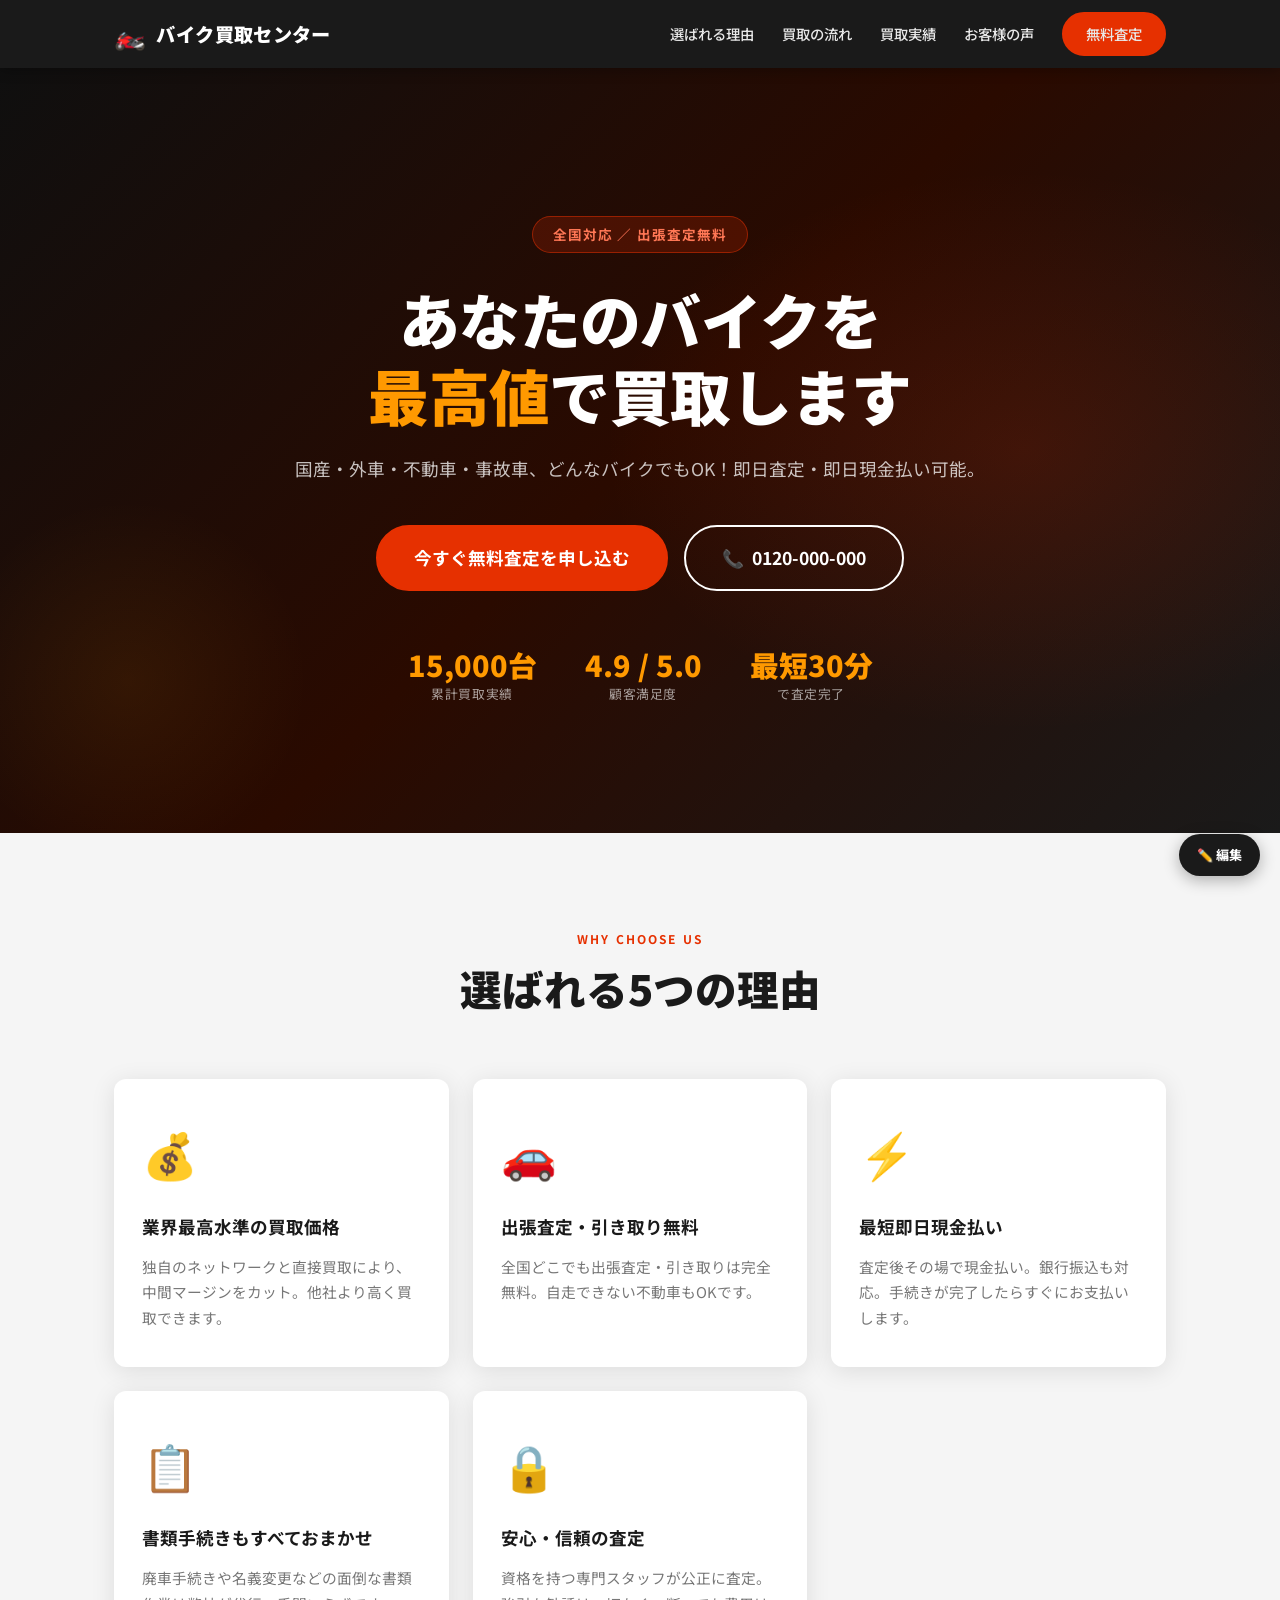
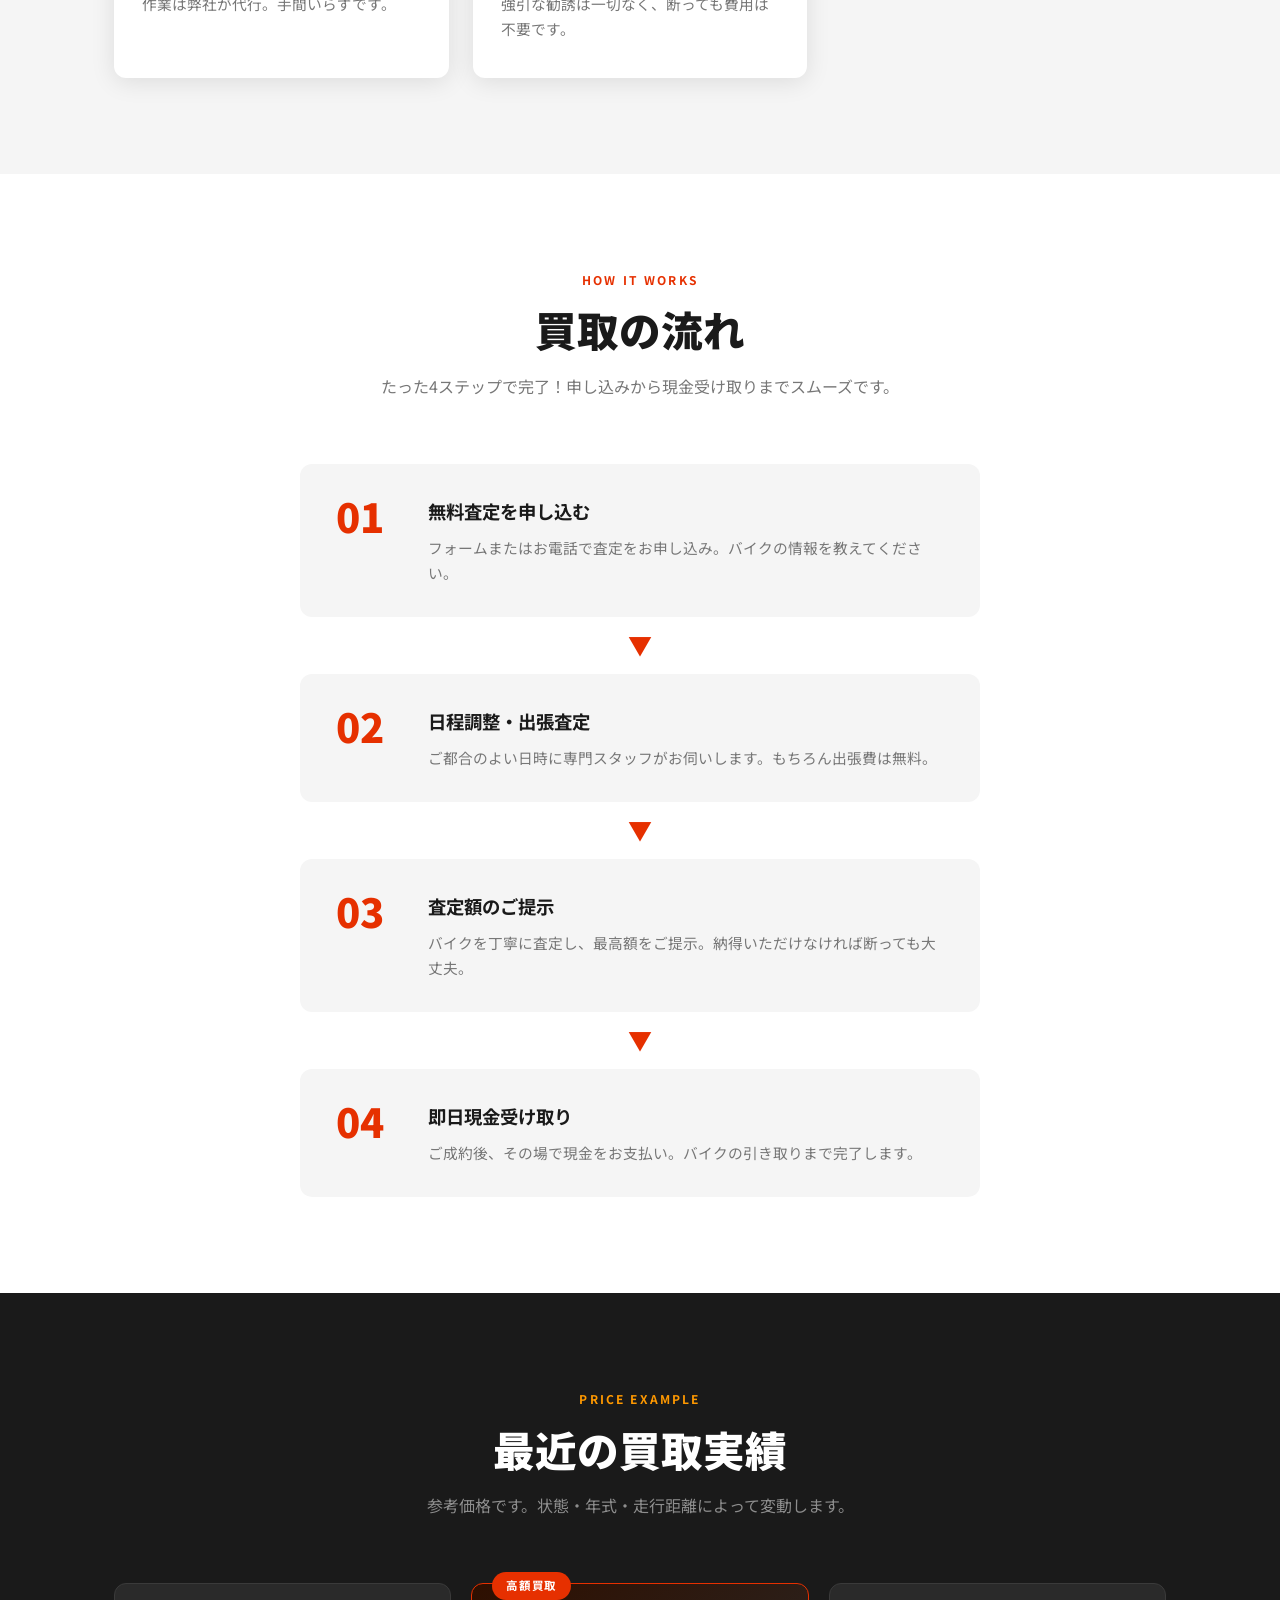
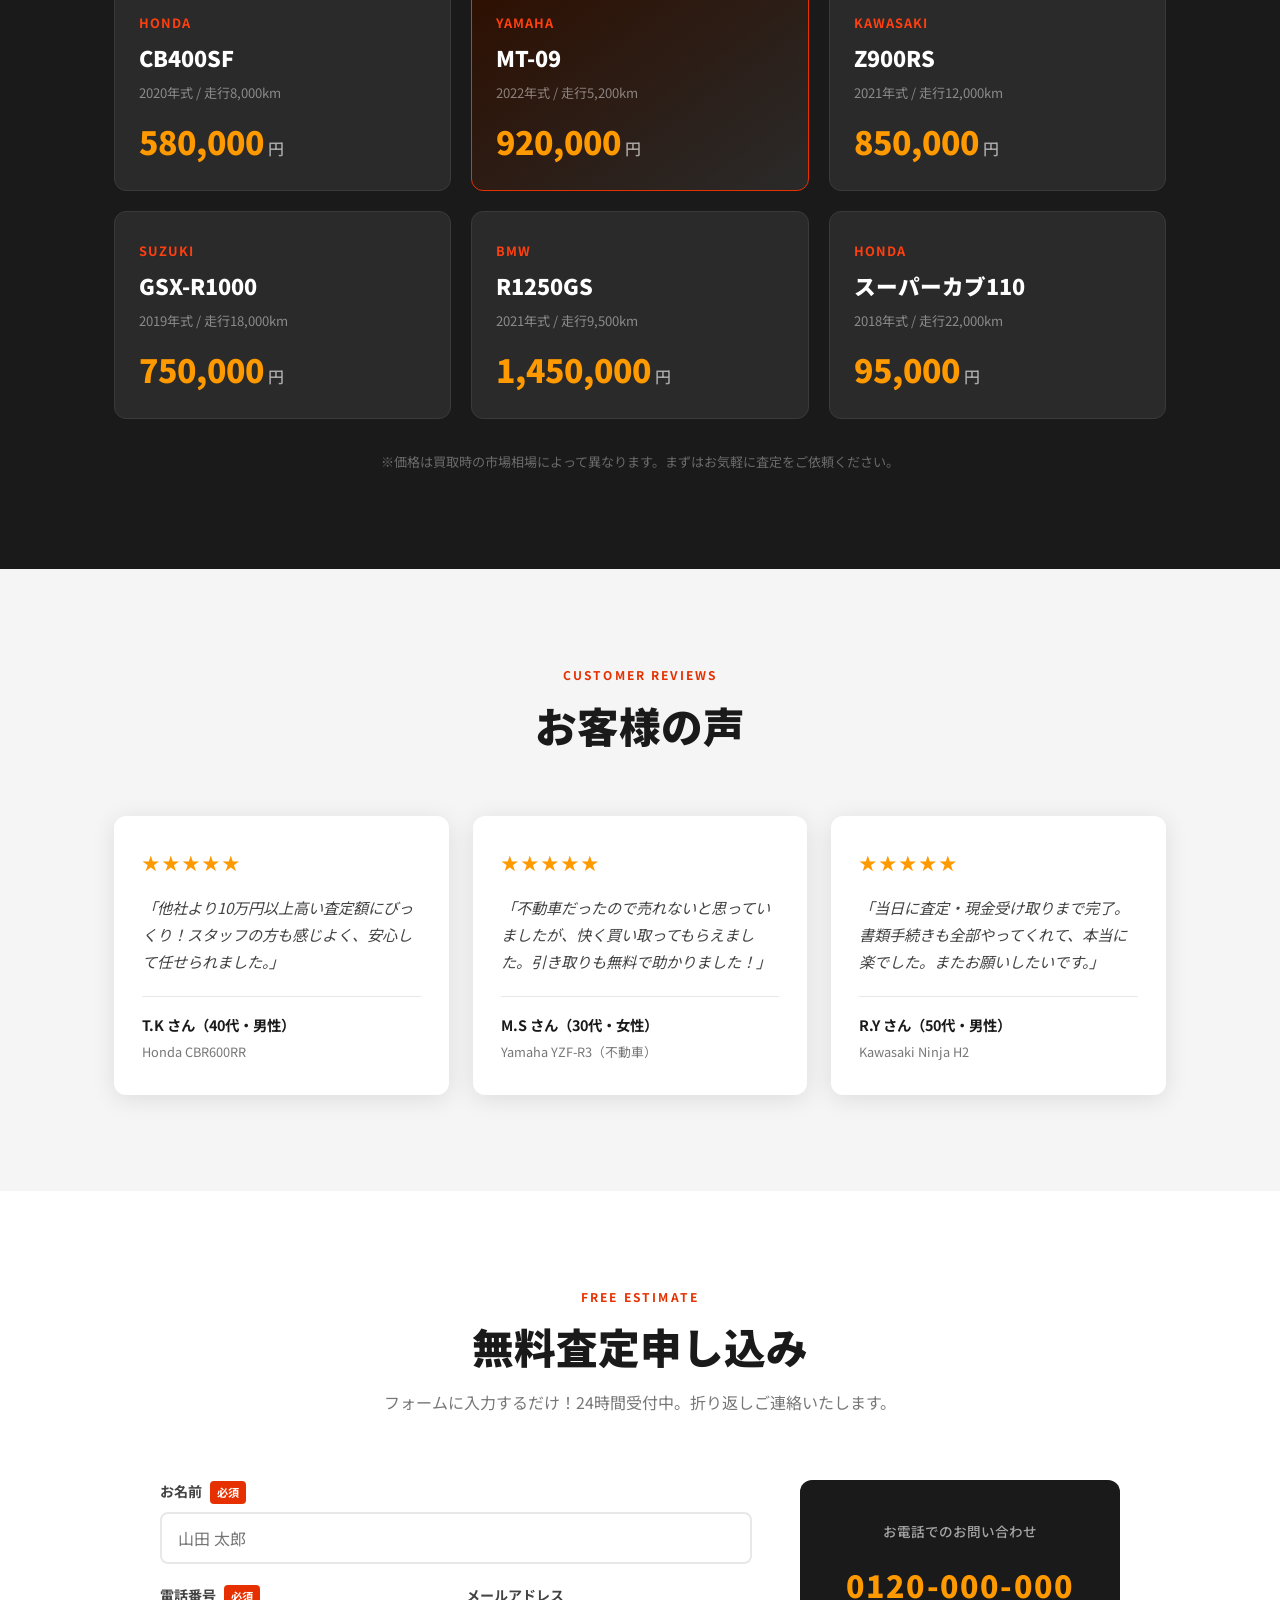
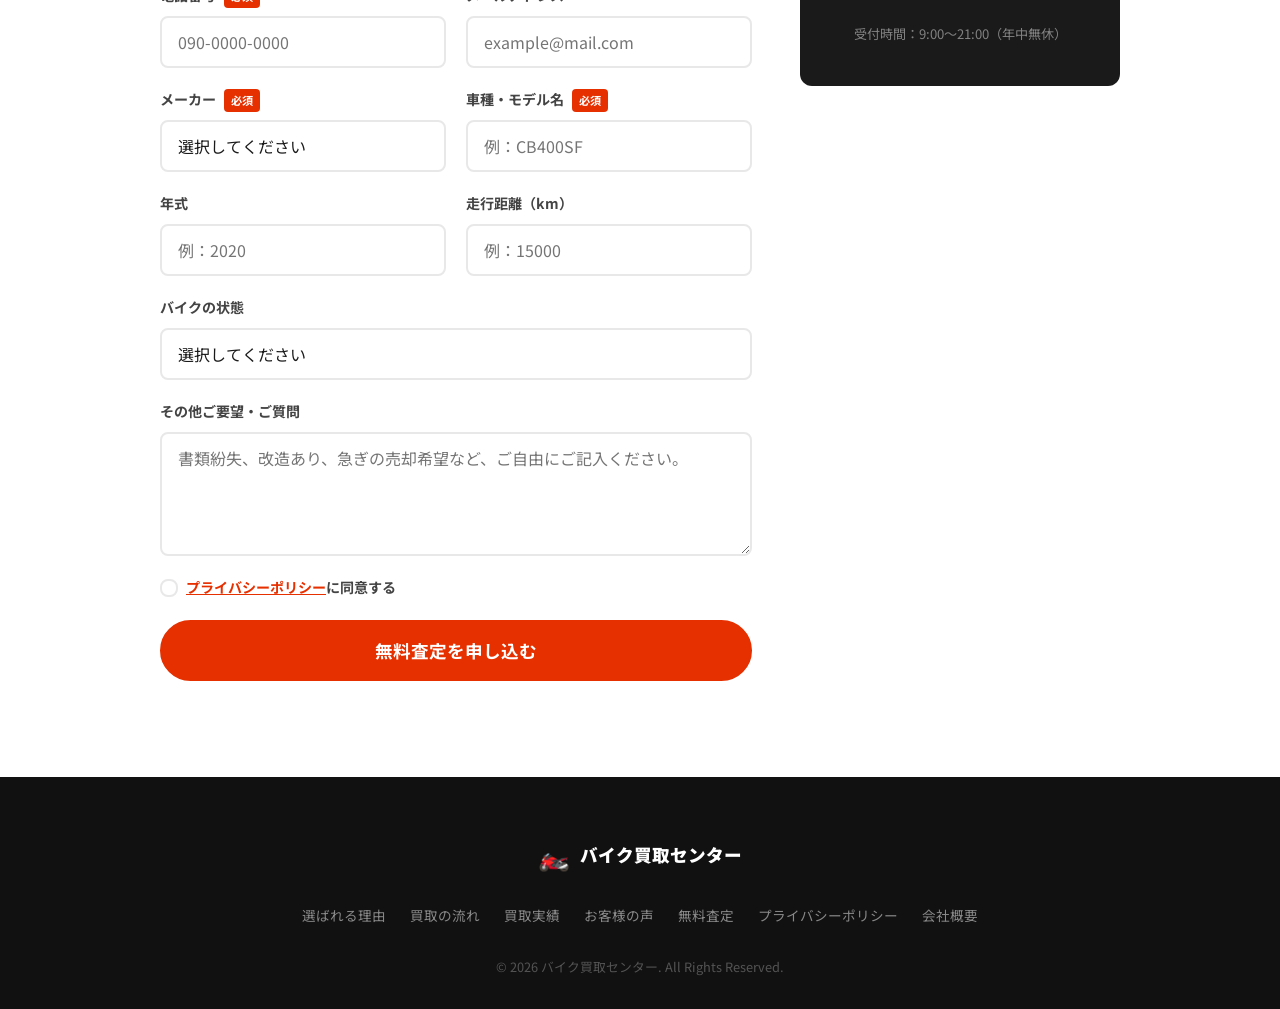
<file: index.html>
<!DOCTYPE html>
<html lang="ja">
<head>
  <meta charset="UTF-8">
  <meta name="viewport" content="width=device-width, initial-scale=1.0">
  <title id="pageTitle">バイク買取センター｜高価買取・無料査定</title>
  <meta name="description" content="バイク買取センターは全国対応・出張査定無料。どんな状態のバイクでも高価買取！即日現金払い可能。今すぐ無料査定をお申し込みください。">
  <link rel="stylesheet" href="style.css">
  <link rel="preconnect" href="https://fonts.googleapis.com">
  <link href="https://fonts.googleapis.com/css2?family=Noto+Sans+JP:wght@400;500;700;900&display=swap" rel="stylesheet">
</head>
<body>

  <!-- ヘッダー -->
  <header class="header">
    <div class="container header__inner">
      <div class="header__logo">
        <span class="logo-icon">🏍️</span>
        <span class="logo-text" data-config="companyName">バイク買取センター</span>
      </div>
      <nav class="header__nav">
        <a href="#features">選ばれる理由</a>
        <a href="#flow">買取の流れ</a>
        <a href="#price">買取実績</a>
        <a href="#voice">お客様の声</a>
        <a href="#contact" class="btn btn--nav">無料査定</a>
      </nav>
      <button class="hamburger" id="hamburger" aria-label="メニュー">
        <span></span><span></span><span></span>
      </button>
    </div>
    <nav class="mobile-nav" id="mobileNav">
      <a href="#features">選ばれる理由</a>
      <a href="#flow">買取の流れ</a>
      <a href="#price">買取実績</a>
      <a href="#voice">お客様の声</a>
      <a href="#contact">無料査定</a>
    </nav>
  </header>

  <!-- ヒーロー -->
  <section class="hero">
    <div class="hero__bg"></div>
    <div class="container hero__content">
      <div class="hero__badge" data-config="heroBadge">全国対応 ／ 出張査定無料</div>
      <h1 class="hero__title">
        <span data-config="heroLine1">あなたのバイクを</span><br>
        <span class="highlight" data-config="heroHighlight">最高値</span><span data-config="heroLine2">で買取します</span>
      </h1>
      <p class="hero__sub" data-config="heroSub">国産・外車・不動車・事故車、どんなバイクでもOK！即日査定・即日現金払い可能。</p>
      <div class="hero__actions">
        <a href="#contact" class="btn btn--primary btn--lg">今すぐ無料査定を申し込む</a>
        <a class="btn btn--outline btn--lg phone-link" data-config-phone>
          <span class="phone-icon">📞</span> <span data-config="phone">0120-000-000</span>
        </a>
      </div>
      <div class="hero__stats">
        <div class="stat">
          <strong data-config="stat1Value">15,000台</strong>
          <span data-config="stat1Label">累計買取実績</span>
        </div>
        <div class="stat">
          <strong data-config="stat2Value">4.9 / 5.0</strong>
          <span data-config="stat2Label">顧客満足度</span>
        </div>
        <div class="stat">
          <strong data-config="stat3Value">最短30分</strong>
          <span data-config="stat3Label">で査定完了</span>
        </div>
      </div>
    </div>
  </section>

  <!-- 選ばれる理由 -->
  <section class="section features" id="features">
    <div class="container">
      <div class="section__header">
        <p class="section__label">WHY CHOOSE US</p>
        <h2 class="section__title">選ばれる5つの理由</h2>
      </div>
      <div class="features__grid">
        <div class="feature-card">
          <div class="feature-card__icon">💰</div>
          <h3>業界最高水準の買取価格</h3>
          <p>独自のネットワークと直接買取により、中間マージンをカット。他社より高く買取できます。</p>
        </div>
        <div class="feature-card">
          <div class="feature-card__icon">🚗</div>
          <h3>出張査定・引き取り無料</h3>
          <p>全国どこでも出張査定・引き取りは完全無料。自走できない不動車もOKです。</p>
        </div>
        <div class="feature-card">
          <div class="feature-card__icon">⚡</div>
          <h3>最短即日現金払い</h3>
          <p>査定後その場で現金払い。銀行振込も対応。手続きが完了したらすぐにお支払いします。</p>
        </div>
        <div class="feature-card">
          <div class="feature-card__icon">📋</div>
          <h3>書類手続きもすべておまかせ</h3>
          <p>廃車手続きや名義変更などの面倒な書類作業は弊社が代行。手間いらずです。</p>
        </div>
        <div class="feature-card">
          <div class="feature-card__icon">🔒</div>
          <h3>安心・信頼の査定</h3>
          <p>資格を持つ専門スタッフが公正に査定。強引な勧誘は一切なく、断っても費用は不要です。</p>
        </div>
      </div>
    </div>
  </section>

  <!-- 買取の流れ -->
  <section class="section flow" id="flow">
    <div class="container">
      <div class="section__header">
        <p class="section__label">HOW IT WORKS</p>
        <h2 class="section__title">買取の流れ</h2>
        <p class="section__desc">たった4ステップで完了！申し込みから現金受け取りまでスムーズです。</p>
      </div>
      <div class="flow__steps">
        <div class="flow-step">
          <div class="flow-step__num">01</div>
          <div class="flow-step__body">
            <h3>無料査定を申し込む</h3>
            <p>フォームまたはお電話で査定をお申し込み。バイクの情報を教えてください。</p>
          </div>
        </div>
        <div class="flow-step__arrow">▼</div>
        <div class="flow-step">
          <div class="flow-step__num">02</div>
          <div class="flow-step__body">
            <h3>日程調整・出張査定</h3>
            <p>ご都合のよい日時に専門スタッフがお伺いします。もちろん出張費は無料。</p>
          </div>
        </div>
        <div class="flow-step__arrow">▼</div>
        <div class="flow-step">
          <div class="flow-step__num">03</div>
          <div class="flow-step__body">
            <h3>査定額のご提示</h3>
            <p>バイクを丁寧に査定し、最高額をご提示。納得いただけなければ断っても大丈夫。</p>
          </div>
        </div>
        <div class="flow-step__arrow">▼</div>
        <div class="flow-step">
          <div class="flow-step__num">04</div>
          <div class="flow-step__body">
            <h3>即日現金受け取り</h3>
            <p>ご成約後、その場で現金をお支払い。バイクの引き取りまで完了します。</p>
          </div>
        </div>
      </div>
    </div>
  </section>

  <!-- 買取実績 -->
  <section class="section price" id="price">
    <div class="container">
      <div class="section__header">
        <p class="section__label">PRICE EXAMPLE</p>
        <h2 class="section__title">最近の買取実績</h2>
        <p class="section__desc">参考価格です。状態・年式・走行距離によって変動します。</p>
      </div>
      <div class="price__grid">
        <div class="price-card">
          <div class="price-card__maker" data-config="price1Maker">Honda</div>
          <h3 class="price-card__name" data-config="price1Name">CB400SF</h3>
          <p class="price-card__detail" data-config="price1Detail">2020年式 / 走行8,000km</p>
          <div class="price-card__price">
            <span class="price-card__amount" data-config="price1Amount">580,000</span>
            <span class="price-card__unit">円</span>
          </div>
        </div>
        <div class="price-card price-card--featured">
          <div class="price-card__badge">高額買取</div>
          <div class="price-card__maker" data-config="price2Maker">Yamaha</div>
          <h3 class="price-card__name" data-config="price2Name">MT-09</h3>
          <p class="price-card__detail" data-config="price2Detail">2022年式 / 走行5,200km</p>
          <div class="price-card__price">
            <span class="price-card__amount" data-config="price2Amount">920,000</span>
            <span class="price-card__unit">円</span>
          </div>
        </div>
        <div class="price-card">
          <div class="price-card__maker" data-config="price3Maker">Kawasaki</div>
          <h3 class="price-card__name" data-config="price3Name">Z900RS</h3>
          <p class="price-card__detail" data-config="price3Detail">2021年式 / 走行12,000km</p>
          <div class="price-card__price">
            <span class="price-card__amount" data-config="price3Amount">850,000</span>
            <span class="price-card__unit">円</span>
          </div>
        </div>
        <div class="price-card">
          <div class="price-card__maker" data-config="price4Maker">Suzuki</div>
          <h3 class="price-card__name" data-config="price4Name">GSX-R1000</h3>
          <p class="price-card__detail" data-config="price4Detail">2019年式 / 走行18,000km</p>
          <div class="price-card__price">
            <span class="price-card__amount" data-config="price4Amount">750,000</span>
            <span class="price-card__unit">円</span>
          </div>
        </div>
        <div class="price-card">
          <div class="price-card__maker" data-config="price5Maker">BMW</div>
          <h3 class="price-card__name" data-config="price5Name">R1250GS</h3>
          <p class="price-card__detail" data-config="price5Detail">2021年式 / 走行9,500km</p>
          <div class="price-card__price">
            <span class="price-card__amount" data-config="price5Amount">1,450,000</span>
            <span class="price-card__unit">円</span>
          </div>
        </div>
        <div class="price-card">
          <div class="price-card__maker" data-config="price6Maker">Honda</div>
          <h3 class="price-card__name" data-config="price6Name">スーパーカブ110</h3>
          <p class="price-card__detail" data-config="price6Detail">2018年式 / 走行22,000km</p>
          <div class="price-card__price">
            <span class="price-card__amount" data-config="price6Amount">95,000</span>
            <span class="price-card__unit">円</span>
          </div>
        </div>
      </div>
      <p class="price__note">※価格は買取時の市場相場によって異なります。まずはお気軽に査定をご依頼ください。</p>
    </div>
  </section>

  <!-- お客様の声 -->
  <section class="section voice" id="voice">
    <div class="container">
      <div class="section__header">
        <p class="section__label">CUSTOMER REVIEWS</p>
        <h2 class="section__title">お客様の声</h2>
      </div>
      <div class="voice__grid">
        <div class="review-card">
          <div class="review-card__stars">★★★★★</div>
          <p class="review-card__text" data-config="review1Text">「他社より10万円以上高い査定額にびっくり！スタッフの方も感じよく、安心して任せられました。」</p>
          <div class="review-card__author">
            <span class="review-card__name" data-config="review1Name">T.K さん（40代・男性）</span>
            <span class="review-card__bike" data-config="review1Bike">Honda CBR600RR</span>
          </div>
        </div>
        <div class="review-card">
          <div class="review-card__stars">★★★★★</div>
          <p class="review-card__text" data-config="review2Text">「不動車だったので売れないと思っていましたが、快く買い取ってもらえました。引き取りも無料で助かりました！」</p>
          <div class="review-card__author">
            <span class="review-card__name" data-config="review2Name">M.S さん（30代・女性）</span>
            <span class="review-card__bike" data-config="review2Bike">Yamaha YZF-R3（不動車）</span>
          </div>
        </div>
        <div class="review-card">
          <div class="review-card__stars">★★★★★</div>
          <p class="review-card__text" data-config="review3Text">「当日に査定・現金受け取りまで完了。書類手続きも全部やってくれて、本当に楽でした。またお願いしたいです。」</p>
          <div class="review-card__author">
            <span class="review-card__name" data-config="review3Name">R.Y さん（50代・男性）</span>
            <span class="review-card__bike" data-config="review3Bike">Kawasaki Ninja H2</span>
          </div>
        </div>
      </div>
    </div>
  </section>

  <!-- 査定フォーム -->
  <section class="section contact" id="contact">
    <div class="container">
      <div class="section__header">
        <p class="section__label">FREE ESTIMATE</p>
        <h2 class="section__title">無料査定申し込み</h2>
        <p class="section__desc">フォームに入力するだけ！24時間受付中。折り返しご連絡いたします。</p>
      </div>
      <div class="contact__inner">
        <form class="contact-form" id="contactForm">
          <div class="form-group">
            <label for="name">お名前 <span class="required">必須</span></label>
            <input type="text" id="name" name="name" placeholder="山田 太郎" required>
          </div>
          <div class="form-row">
            <div class="form-group">
              <label for="phone">電話番号 <span class="required">必須</span></label>
              <input type="tel" id="phone" name="phone" placeholder="090-0000-0000" required>
            </div>
            <div class="form-group">
              <label for="email">メールアドレス</label>
              <input type="email" id="email" name="email" placeholder="example@mail.com">
            </div>
          </div>
          <div class="form-row">
            <div class="form-group">
              <label for="maker">メーカー <span class="required">必須</span></label>
              <select id="maker" name="maker" required>
                <option value="">選択してください</option>
                <option>Honda</option>
                <option>Yamaha</option>
                <option>Kawasaki</option>
                <option>Suzuki</option>
                <option>BMW</option>
                <option>Ducati</option>
                <option>Harley-Davidson</option>
                <option>その他</option>
              </select>
            </div>
            <div class="form-group">
              <label for="model">車種・モデル名 <span class="required">必須</span></label>
              <input type="text" id="model" name="model" placeholder="例：CB400SF" required>
            </div>
          </div>
          <div class="form-row">
            <div class="form-group">
              <label for="year">年式</label>
              <input type="number" id="year" name="year" placeholder="例：2020" min="1950" max="2026">
            </div>
            <div class="form-group">
              <label for="mileage">走行距離（km）</label>
              <input type="number" id="mileage" name="mileage" placeholder="例：15000">
            </div>
          </div>
          <div class="form-group">
            <label for="condition">バイクの状態</label>
            <select id="condition" name="condition">
              <option value="">選択してください</option>
              <option>良好（特に問題なし）</option>
              <option>普通（多少の傷・汚れあり）</option>
              <option>難あり（傷・へこみなど）</option>
              <option>不動車</option>
              <option>事故車・全損</option>
            </select>
          </div>
          <div class="form-group">
            <label for="message">その他ご要望・ご質問</label>
            <textarea id="message" name="message" rows="4" placeholder="書類紛失、改造あり、急ぎの売却希望など、ご自由にご記入ください。"></textarea>
          </div>
          <div class="form-group form-group--check">
            <label class="checkbox-label">
              <input type="checkbox" id="privacy" name="privacy" required>
              <span><a href="#">プライバシーポリシー</a>に同意する</span>
            </label>
          </div>
          <button type="submit" class="btn btn--primary btn--full btn--lg">無料査定を申し込む</button>
        </form>
        <div class="contact-phone">
          <p class="contact-phone__label">お電話でのお問い合わせ</p>
          <a class="contact-phone__number phone-link" data-config-phone>
            <span data-config="phone">0120-000-000</span>
          </a>
          <p class="contact-phone__hours">受付時間：9:00〜21:00（年中無休）</p>
        </div>
      </div>
    </div>
  </section>

  <!-- フッター -->
  <footer class="footer">
    <div class="container footer__inner">
      <div class="footer__logo">
        <span class="logo-icon">🏍️</span>
        <span class="logo-text" data-config="companyName">バイク買取センター</span>
      </div>
      <nav class="footer__nav">
        <a href="#features">選ばれる理由</a>
        <a href="#flow">買取の流れ</a>
        <a href="#price">買取実績</a>
        <a href="#voice">お客様の声</a>
        <a href="#contact">無料査定</a>
        <a href="#">プライバシーポリシー</a>
        <a href="#">会社概要</a>
      </nav>
      <p class="footer__copy">&copy; 2026 <span data-config="companyName">バイク買取センター</span>. All Rights Reserved.</p>
    </div>
  </footer>

  <!-- 固定CTA -->
  <div class="sticky-cta">
    <a href="#contact" class="btn btn--primary">無料査定を申し込む</a>
    <a class="btn btn--white phone-link" data-config-phone>
      <span>📞</span> <span data-config="phone">0120-000-000</span>
    </a>
  </div>

  <!-- 編集ボタン -->
  <a href="admin.html" class="edit-btn" title="サイトを編集">✏️ 編集</a>

  <script src="main.js"></script>
</body>
</html>
</file>
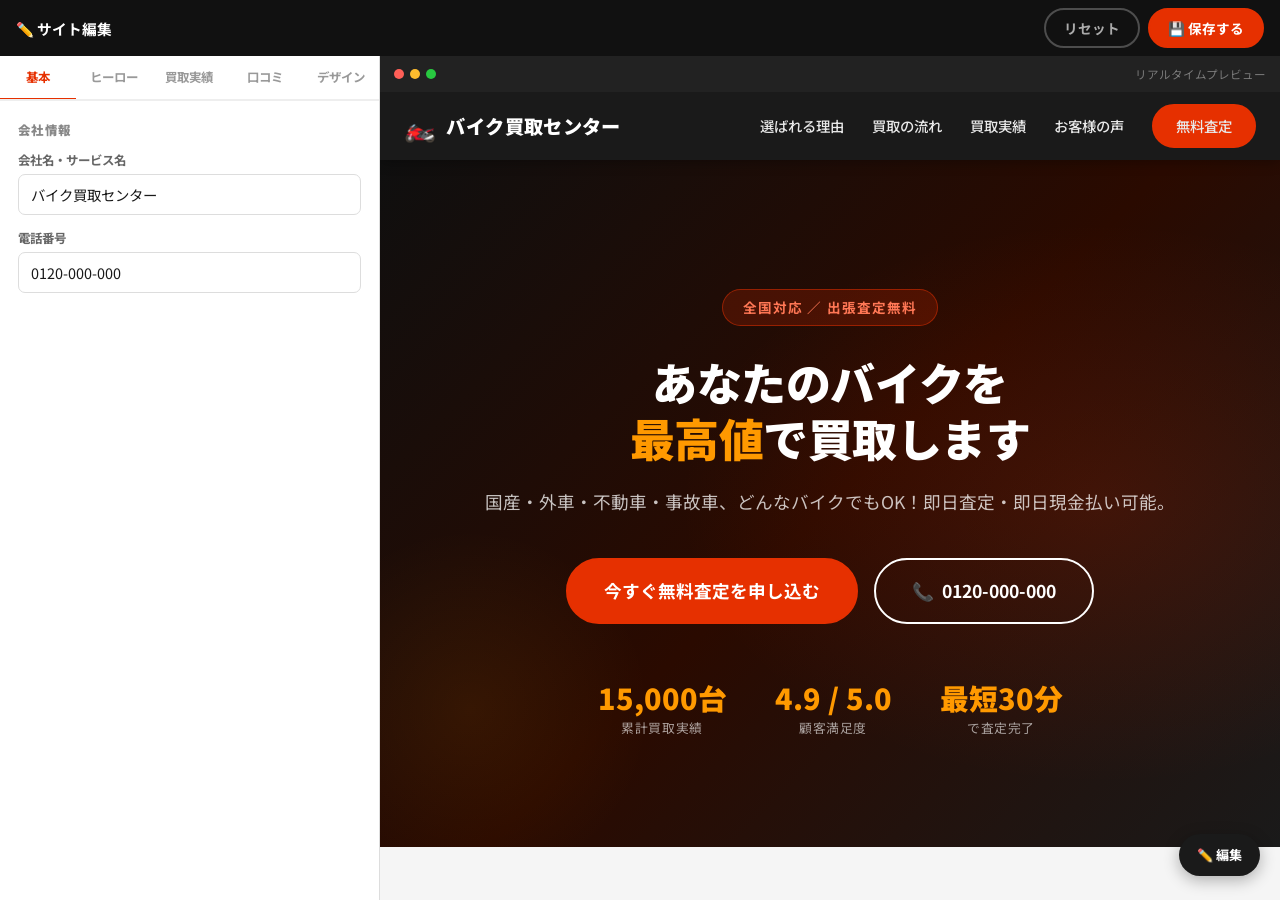
<file: admin.html>
<!DOCTYPE html>
<html lang="ja">
<head>
  <meta charset="UTF-8">
  <meta name="viewport" content="width=device-width, initial-scale=1.0">
  <title>サイト編集</title>
  <link rel="preconnect" href="https://fonts.googleapis.com">
  <link href="https://fonts.googleapis.com/css2?family=Noto+Sans+JP:wght@400;500;700;900&display=swap" rel="stylesheet">
  <style>
    *, *::before, *::after { box-sizing: border-box; margin: 0; padding: 0; }
    :root {
      --primary: #e63000;
      --dark: #1a1a1a;
      --sidebar-w: 380px;
      --topbar-h: 56px;
      --font: 'Noto Sans JP', sans-serif;
    }
    body { font-family: var(--font); background: #f0f0f0; color: var(--dark); height: 100dvh; display: flex; flex-direction: column; overflow: hidden; }

    /* ── Top bar ── */
    .topbar {
      height: var(--topbar-h);
      background: #111;
      display: flex;
      align-items: center;
      justify-content: space-between;
      padding: 0 16px;
      flex-shrink: 0;
      gap: 10px;
    }
    .topbar__left { display: flex; align-items: center; gap: 12px; }
    .topbar__title { color: #fff; font-size: 0.92rem; font-weight: 700; white-space: nowrap; }
    .topbar__right { display: flex; align-items: center; gap: 8px; }

    .btn {
      padding: 8px 18px;
      border-radius: 50px;
      font-family: var(--font);
      font-size: 0.85rem;
      font-weight: 700;
      cursor: pointer;
      border: 2px solid transparent;
      transition: all 0.2s;
      white-space: nowrap;
    }
    .btn-save { background: var(--primary); color: #fff; border-color: var(--primary); }
    .btn-save:hover { background: #b82400; }
    .btn-ghost { background: transparent; color: rgba(255,255,255,0.65); border-color: rgba(255,255,255,0.25); }
    .btn-ghost:hover { color: #fff; border-color: rgba(255,255,255,0.6); }

    /* ── Workspace ── */
    .workspace {
      display: flex;
      flex: 1;
      overflow: hidden;
    }

    /* ── Sidebar ── */
    .sidebar {
      width: var(--sidebar-w);
      flex-shrink: 0;
      background: #fff;
      display: flex;
      flex-direction: column;
      border-right: 1px solid #ddd;
      overflow: hidden;
    }

    .tabs {
      display: flex;
      border-bottom: 2px solid #eee;
      flex-shrink: 0;
      overflow-x: auto;
    }
    .tab {
      flex: 1;
      padding: 12px 6px;
      font-size: 0.78rem;
      font-weight: 700;
      color: #999;
      text-align: center;
      cursor: pointer;
      border-bottom: 3px solid transparent;
      margin-bottom: -2px;
      transition: all 0.2s;
      white-space: nowrap;
    }
    .tab.active { color: var(--primary); border-bottom-color: var(--primary); }
    .tab:hover { color: #333; }

    .panels { flex: 1; overflow-y: auto; padding: 20px 18px 40px; }

    .panel { display: none; }
    .panel.active { display: block; }

    .sec-title {
      font-size: 0.78rem;
      font-weight: 900;
      color: #888;
      text-transform: uppercase;
      letter-spacing: 0.12em;
      margin: 24px 0 12px;
    }
    .sec-title:first-child { margin-top: 0; }

    .field { margin-bottom: 14px; }
    .field label { display: block; font-size: 0.78rem; font-weight: 700; color: #666; margin-bottom: 5px; }
    .field input, .field textarea, .field select {
      width: 100%;
      padding: 9px 12px;
      border: 1.5px solid #ddd;
      border-radius: 7px;
      font-family: var(--font);
      font-size: 0.9rem;
      color: var(--dark);
      background: #fff;
      transition: border-color 0.2s;
    }
    .field input:focus, .field textarea:focus, .field select:focus { outline: none; border-color: var(--primary); }
    .field textarea { resize: vertical; min-height: 68px; }

    .row2 { display: grid; grid-template-columns: 1fr 1fr; gap: 10px; }

    .card-block {
      background: #f8f8f8;
      border: 1px solid #e8e8e8;
      border-radius: 8px;
      padding: 14px;
      margin-bottom: 12px;
    }
    .card-block__num {
      font-size: 0.72rem;
      font-weight: 900;
      color: var(--primary);
      text-transform: uppercase;
      letter-spacing: 0.1em;
      margin-bottom: 10px;
    }

    /* ── Design tab ── */
    .color-row { display: flex; gap: 10px; align-items: center; margin-bottom: 14px; }
    .color-row label { font-size: 0.78rem; font-weight: 700; color: #666; min-width: 100px; }
    .color-row input[type="color"] {
      width: 44px; height: 36px; border: 1.5px solid #ddd; border-radius: 7px;
      padding: 2px; cursor: pointer; background: #fff;
    }
    .color-preview { flex: 1; height: 36px; border-radius: 7px; border: 1.5px solid #ddd; }

    .theme-presets { display: grid; grid-template-columns: repeat(4, 1fr); gap: 8px; margin-bottom: 20px; }
    .theme-btn {
      height: 44px;
      border-radius: 8px;
      cursor: pointer;
      border: 3px solid transparent;
      transition: all 0.15s;
      position: relative;
    }
    .theme-btn.selected { border-color: #fff; box-shadow: 0 0 0 3px var(--dark); }
    .theme-btn span { display: none; }

    .layout-options { display: grid; grid-template-columns: 1fr 1fr; gap: 10px; margin-bottom: 14px; }
    .layout-opt {
      border: 2px solid #ddd;
      border-radius: 8px;
      padding: 12px;
      cursor: pointer;
      text-align: center;
      font-size: 0.78rem;
      font-weight: 700;
      color: #888;
      transition: all 0.2s;
    }
    .layout-opt.selected { border-color: var(--primary); color: var(--primary); background: #fff5f3; }
    .layout-opt .icon { font-size: 1.6rem; display: block; margin-bottom: 4px; }

    /* ── Preview pane ── */
    .preview-pane {
      flex: 1;
      display: flex;
      flex-direction: column;
      overflow: hidden;
      background: #e0e0e0;
    }
    .preview-bar {
      background: #222;
      height: 36px;
      display: flex;
      align-items: center;
      padding: 0 14px;
      gap: 6px;
      flex-shrink: 0;
    }
    .preview-bar__dot { width: 10px; height: 10px; border-radius: 50%; }
    .preview-bar__label {
      margin-left: auto;
      font-size: 0.72rem;
      color: rgba(255,255,255,0.4);
    }
    .preview-frame {
      flex: 1;
      border: none;
      background: #fff;
    }

    /* ── Mobile ── */
    .mobile-preview-toggle {
      display: none;
      position: fixed;
      bottom: 20px;
      right: 20px;
      z-index: 50;
      background: var(--dark);
      color: #fff;
      padding: 12px 20px;
      border-radius: 50px;
      font-size: 0.85rem;
      font-weight: 700;
      cursor: pointer;
      box-shadow: 0 4px 20px rgba(0,0,0,0.3);
      border: none;
      font-family: var(--font);
    }

    .toast {
      position: fixed;
      bottom: 20px;
      left: 50%;
      transform: translateX(-50%) translateY(16px);
      background: #111;
      color: #fff;
      padding: 10px 24px;
      border-radius: 50px;
      font-size: 0.88rem;
      font-weight: 700;
      opacity: 0;
      transition: all 0.3s;
      pointer-events: none;
      z-index: 200;
    }
    .toast.show { opacity: 1; transform: translateX(-50%) translateY(0); }

    @media (max-width: 768px) {
      :root { --sidebar-w: 100vw; }
      .preview-pane { display: none; }
      .preview-pane.show-mobile { display: flex; position: fixed; inset: var(--topbar-h) 0 0 0; z-index: 40; }
      .mobile-preview-toggle { display: flex; }
    }
  </style>
</head>
<body>

<div class="topbar">
  <div class="topbar__left">
    <span class="topbar__title">✏️ サイト編集</span>
  </div>
  <div class="topbar__right">
    <button class="btn btn-ghost" id="resetBtn">リセット</button>
    <button class="btn btn-save" id="saveBtn">💾 保存する</button>
  </div>
</div>

<div class="workspace">
  <!-- サイドバー -->
  <div class="sidebar">
    <div class="tabs">
      <div class="tab active" data-tab="basic">基本</div>
      <div class="tab" data-tab="hero">ヒーロー</div>
      <div class="tab" data-tab="price">買取実績</div>
      <div class="tab" data-tab="review">口コミ</div>
      <div class="tab" data-tab="design">デザイン</div>
    </div>

    <div class="panels">

      <!-- 基本情報 -->
      <div class="panel active" id="panel-basic">
        <div class="sec-title">会社情報</div>
        <div class="field"><label>会社名・サービス名</label><input data-key="companyName" placeholder="バイク買取センター"></div>
        <div class="field"><label>電話番号</label><input data-key="phone" placeholder="0120-000-000" type="tel"></div>
      </div>

      <!-- ヒーロー -->
      <div class="panel" id="panel-hero">
        <div class="sec-title">バッジ・キャッチコピー</div>
        <div class="field"><label>バッジ（上部の帯テキスト）</label><input data-key="heroBadge" placeholder="全国対応 ／ 出張査定無料"></div>
        <div class="field"><label>タイトル 1行目</label><input data-key="heroLine1" placeholder="あなたのバイクを"></div>
        <div class="row2">
          <div class="field"><label>強調ワード（色付き）</label><input data-key="heroHighlight" placeholder="最高値"></div>
          <div class="field"><label>強調ワードの後</label><input data-key="heroLine2" placeholder="で買取します"></div>
        </div>
        <div class="field"><label>サブテキスト</label><textarea data-key="heroSub" placeholder="国産・外車・不動車・事故車、どんなバイクでもOK！"></textarea></div>

        <div class="sec-title">実績数値</div>
        <div class="card-block">
          <div class="card-block__num">スタッツ 1</div>
          <div class="row2">
            <div class="field"><label>数値</label><input data-key="stat1Value" placeholder="15,000台"></div>
            <div class="field"><label>ラベル</label><input data-key="stat1Label" placeholder="累計買取実績"></div>
          </div>
        </div>
        <div class="card-block">
          <div class="card-block__num">スタッツ 2</div>
          <div class="row2">
            <div class="field"><label>数値</label><input data-key="stat2Value" placeholder="4.9 / 5.0"></div>
            <div class="field"><label>ラベル</label><input data-key="stat2Label" placeholder="顧客満足度"></div>
          </div>
        </div>
        <div class="card-block">
          <div class="card-block__num">スタッツ 3</div>
          <div class="row2">
            <div class="field"><label>数値</label><input data-key="stat3Value" placeholder="最短30分"></div>
            <div class="field"><label>ラベル</label><input data-key="stat3Label" placeholder="で査定完了"></div>
          </div>
        </div>
      </div>

      <!-- 買取実績 -->
      <div class="panel" id="panel-price">
        <div class="sec-title">買取実績カード（6件）</div>
        ${[1,2,3,4,5,6].map(i => `
        <div class="card-block">
          <div class="card-block__num">実績 ${i}</div>
          <div class="row2">
            <div class="field"><label>メーカー</label><input data-key="price${i}Maker"></div>
            <div class="field"><label>車種名</label><input data-key="price${i}Name"></div>
          </div>
          <div class="row2">
            <div class="field"><label>詳細</label><input data-key="price${i}Detail" placeholder="年式・走行距離など"></div>
            <div class="field"><label>買取金額（円）</label><input data-key="price${i}Amount"></div>
          </div>
        </div>`).join('')}
      </div>

      <!-- 口コミ -->
      <div class="panel" id="panel-review">
        <div class="sec-title">お客様の声（3件）</div>
        ${[1,2,3].map(i => `
        <div class="card-block">
          <div class="card-block__num">レビュー ${i}</div>
          <div class="field"><label>レビュー文</label><textarea data-key="review${i}Text"></textarea></div>
          <div class="row2">
            <div class="field"><label>お客様名</label><input data-key="review${i}Name"></div>
            <div class="field"><label>バイク車種</label><input data-key="review${i}Bike"></div>
          </div>
        </div>`).join('')}
      </div>

      <!-- デザイン -->
      <div class="panel" id="panel-design">
        <div class="sec-title">テーマカラー</div>
        <div class="theme-presets" id="themePresets">
          <button class="theme-btn selected" data-theme="red" style="background:linear-gradient(135deg,#e63000,#ff4d1f)" title="レッド"></button>
          <button class="theme-btn" data-theme="blue" style="background:linear-gradient(135deg,#1a6fe6,#3d9bff)" title="ブルー"></button>
          <button class="theme-btn" data-theme="green" style="background:linear-gradient(135deg,#0d7a4e,#1db973)" title="グリーン"></button>
          <button class="theme-btn" data-theme="purple" style="background:linear-gradient(135deg,#6b21e6,#a855f7)" title="パープル"></button>
        </div>

        <div class="sec-title">カスタムカラー</div>
        <div class="color-row">
          <label>メインカラー</label>
          <input type="color" data-key="colorPrimary" value="#e63000">
          <div class="color-preview" id="previewPrimary" style="background:#e63000"></div>
        </div>
        <div class="color-row">
          <label>アクセントカラー</label>
          <input type="color" data-key="colorAccent" value="#ff9900">
          <div class="color-preview" id="previewAccent" style="background:#ff9900"></div>
        </div>

        <div class="sec-title">ヒーロー背景</div>
        <div class="layout-options" id="heroBgOptions">
          <div class="layout-opt selected" data-bg="dark">
            <span class="icon">🌑</span>ダーク
          </div>
          <div class="layout-opt" data-bg="navy">
            <span class="icon">🌊</span>ネイビー
          </div>
          <div class="layout-opt" data-bg="forest">
            <span class="icon">🌲</span>フォレスト
          </div>
          <div class="layout-opt" data-bg="midnight">
            <span class="icon">🌌</span>ミッドナイト
          </div>
        </div>
      </div>

    </div>
  </div>

  <!-- プレビュー -->
  <div class="preview-pane" id="previewPane">
    <div class="preview-bar">
      <div class="preview-bar__dot" style="background:#ff5f57"></div>
      <div class="preview-bar__dot" style="background:#febc2e"></div>
      <div class="preview-bar__dot" style="background:#28c840"></div>
      <span class="preview-bar__label">リアルタイムプレビュー</span>
    </div>
    <iframe class="preview-frame" id="previewFrame" src="index.html"></iframe>
  </div>
</div>

<button class="mobile-preview-toggle" id="mobileToggle">👁️ プレビュー</button>
<div class="toast" id="toast"></div>

<script>
const DEFAULTS = {
  companyName: 'バイク買取センター',
  phone: '0120-000-000',
  heroBadge: '全国対応 ／ 出張査定無料',
  heroLine1: 'あなたのバイクを',
  heroHighlight: '最高値',
  heroLine2: 'で買取します',
  heroSub: '国産・外車・不動車・事故車、どんなバイクでもOK！即日査定・即日現金払い可能。',
  stat1Value: '15,000台', stat1Label: '累計買取実績',
  stat2Value: '4.9 / 5.0', stat2Label: '顧客満足度',
  stat3Value: '最短30分', stat3Label: 'で査定完了',
  price1Maker: 'Honda',    price1Name: 'CB400SF',        price1Detail: '2020年式 / 走行8,000km',  price1Amount: '580,000',
  price2Maker: 'Yamaha',   price2Name: 'MT-09',           price2Detail: '2022年式 / 走行5,200km',  price2Amount: '920,000',
  price3Maker: 'Kawasaki', price3Name: 'Z900RS',          price3Detail: '2021年式 / 走行12,000km', price3Amount: '850,000',
  price4Maker: 'Suzuki',   price4Name: 'GSX-R1000',       price4Detail: '2019年式 / 走行18,000km', price4Amount: '750,000',
  price5Maker: 'BMW',      price5Name: 'R1250GS',         price5Detail: '2021年式 / 走行9,500km',  price5Amount: '1,450,000',
  price6Maker: 'Honda',    price6Name: 'スーパーカブ110',  price6Detail: '2018年式 / 走行22,000km', price6Amount: '95,000',
  review1Text: '「他社より10万円以上高い査定額にびっくり！スタッフの方も感じよく、安心して任せられました。」',
  review1Name: 'T.K さん（40代・男性）', review1Bike: 'Honda CBR600RR',
  review2Text: '「不動車だったので売れないと思っていましたが、快く買い取ってもらえました。引き取りも無料で助かりました！」',
  review2Name: 'M.S さん（30代・女性）', review2Bike: 'Yamaha YZF-R3（不動車）',
  review3Text: '「当日に査定・現金受け取りまで完了。書類手続きも全部やってくれて、本当に楽でした。またお願いしたいです。」',
  review3Name: 'R.Y さん（50代・男性）', review3Bike: 'Kawasaki Ninja H2',
  colorPrimary: '#e63000',
  colorAccent: '#ff9900',
  heroBg: 'dark',
  colorTheme: 'red',
};

const THEMES = {
  red:    { colorPrimary: '#e63000', colorAccent: '#ff9900' },
  blue:   { colorPrimary: '#1a6fe6', colorAccent: '#38bdf8' },
  green:  { colorPrimary: '#0d7a4e', colorAccent: '#34d399' },
  purple: { colorPrimary: '#6b21e6', colorAccent: '#c084fc' },
};

const HERO_BG = {
  dark:     'linear-gradient(135deg, #0f0f0f 0%, #2a0a00 50%, #1a1a1a 100%)',
  navy:     'linear-gradient(135deg, #0a0f2a 0%, #0d1f5c 50%, #0a1a40 100%)',
  forest:   'linear-gradient(135deg, #071a0e 0%, #0d3320 50%, #0a1a10 100%)',
  midnight: 'linear-gradient(135deg, #050510 0%, #1a0a3a 50%, #100520 100%)',
};

const channel = new BroadcastChannel('bikeConfig');

function loadConfig() {
  try { return { ...DEFAULTS, ...JSON.parse(localStorage.getItem('bikeConfig') || '{}') }; }
  catch { return { ...DEFAULTS }; }
}

function readForm() {
  const data = {};
  document.querySelectorAll('[data-key]').forEach(el => {
    const v = el.value.trim();
    if (v) data[el.dataset.key] = v;
  });
  return data;
}

function fillForm(cfg) {
  document.querySelectorAll('[data-key]').forEach(el => {
    const key = el.dataset.key;
    if (cfg[key] !== undefined) {
      el.value = cfg[key];
      if (el.type === 'color') {
        if (key === 'colorPrimary') document.getElementById('previewPrimary').style.background = cfg[key];
        if (key === 'colorAccent') document.getElementById('previewAccent').style.background = cfg[key];
      }
    }
  });
  // sync theme preset selection
  document.querySelectorAll('.theme-btn').forEach(b => {
    b.classList.toggle('selected', b.dataset.theme === (cfg.colorTheme || 'red'));
  });
  // sync bg selection
  document.querySelectorAll('.layout-opt').forEach(o => {
    o.classList.toggle('selected', o.dataset.bg === (cfg.heroBg || 'dark'));
  });
}

function broadcast() {
  const cfg = { ...DEFAULTS, ...readForm() };
  localStorage.setItem('bikeConfig', JSON.stringify(cfg));
  channel.postMessage({ type: 'update', config: cfg });
}

function showToast(msg) {
  const t = document.getElementById('toast');
  t.textContent = msg;
  t.classList.add('show');
  setTimeout(() => t.classList.remove('show'), 2000);
}

// タブ切り替え
document.querySelectorAll('.tab').forEach(tab => {
  tab.addEventListener('click', () => {
    document.querySelectorAll('.tab').forEach(t => t.classList.remove('active'));
    document.querySelectorAll('.panel').forEach(p => p.classList.remove('active'));
    tab.classList.add('active');
    document.getElementById('panel-' + tab.dataset.tab).classList.add('active');
  });
});

// リアルタイム更新
document.querySelectorAll('[data-key]').forEach(el => {
  el.addEventListener('input', () => {
    if (el.type === 'color') {
      if (el.dataset.key === 'colorPrimary') document.getElementById('previewPrimary').style.background = el.value;
      if (el.dataset.key === 'colorAccent')  document.getElementById('previewAccent').style.background = el.value;
      // clear theme preset selection on custom color
      document.querySelectorAll('.theme-btn').forEach(b => b.classList.remove('selected'));
    }
    broadcast();
  });
});

// テーマプリセット
document.querySelectorAll('.theme-btn').forEach(btn => {
  btn.addEventListener('click', () => {
    document.querySelectorAll('.theme-btn').forEach(b => b.classList.remove('selected'));
    btn.classList.add('selected');
    const theme = THEMES[btn.dataset.theme];
    document.querySelector('[data-key="colorPrimary"]').value = theme.colorPrimary;
    document.querySelector('[data-key="colorAccent"]').value = theme.colorAccent;
    document.getElementById('previewPrimary').style.background = theme.colorPrimary;
    document.getElementById('previewAccent').style.background = theme.colorAccent;
    // store theme name in a hidden input
    const hidden = document.getElementById('hiddenTheme');
    if (hidden) hidden.value = btn.dataset.theme;
    broadcast();
  });
});

// ヒーロー背景
document.querySelectorAll('.layout-opt').forEach(opt => {
  opt.addEventListener('click', () => {
    document.querySelectorAll('.layout-opt').forEach(o => o.classList.remove('selected'));
    opt.classList.add('selected');
    const hidden = document.getElementById('hiddenHeroBg');
    if (hidden) hidden.value = opt.dataset.bg;
    broadcast();
  });
});

// 保存
document.getElementById('saveBtn').addEventListener('click', () => {
  broadcast();
  showToast('✅ 保存しました！');
});

// リセット
document.getElementById('resetBtn').addEventListener('click', () => {
  if (!confirm('すべてデフォルトに戻しますか？')) return;
  localStorage.removeItem('bikeConfig');
  fillForm(DEFAULTS);
  broadcast();
  showToast('🔄 リセットしました');
});

// モバイルプレビュートグル
document.getElementById('mobileToggle').addEventListener('click', () => {
  const pane = document.getElementById('previewPane');
  const isShowing = pane.classList.toggle('show-mobile');
  document.getElementById('mobileToggle').textContent = isShowing ? '✏️ 編集に戻る' : '👁️ プレビュー';
});

// 初期化
const cfg = loadConfig();
fillForm(cfg);

// iframeロード後に初期configを送信
document.getElementById('previewFrame').addEventListener('load', () => {
  setTimeout(broadcast, 100);
});
</script>

<!-- 隠し入力（テーマ・背景） -->
<input type="hidden" id="hiddenTheme" data-key="colorTheme" value="red">
<input type="hidden" id="hiddenHeroBg" data-key="heroBg" value="dark">
</body>
</html>
</file>
<file: style.css>
/* ===== Reset & Base ===== */
*, *::before, *::after { box-sizing: border-box; margin: 0; padding: 0; }

:root {
  --primary: #e63000;
  --primary-dark: #b82400;
  --primary-light: #ff4d1f;
  --accent: #ff9900;
  --dark: #1a1a1a;
  --gray-900: #222;
  --gray-700: #444;
  --gray-500: #777;
  --gray-200: #e8e8e8;
  --gray-100: #f5f5f5;
  --white: #ffffff;
  --font: 'Noto Sans JP', sans-serif;
  --radius: 12px;
  --shadow: 0 4px 24px rgba(0,0,0,0.10);
  --shadow-lg: 0 8px 40px rgba(0,0,0,0.16);
  --transition: 0.25s ease;
}

html { scroll-behavior: smooth; }

body {
  font-family: var(--font);
  color: var(--gray-900);
  line-height: 1.7;
  background: var(--white);
}

a { color: inherit; text-decoration: none; transition: opacity var(--transition); }
a:hover { opacity: 0.8; }

img { display: block; max-width: 100%; }

.container {
  max-width: 1100px;
  margin: 0 auto;
  padding: 0 24px;
}

/* ===== Buttons ===== */
.btn {
  display: inline-flex;
  align-items: center;
  justify-content: center;
  gap: 8px;
  padding: 12px 28px;
  border-radius: 50px;
  font-family: var(--font);
  font-weight: 700;
  font-size: 1rem;
  cursor: pointer;
  border: 2px solid transparent;
  transition: all var(--transition);
  white-space: nowrap;
}

.btn--primary {
  background: var(--primary);
  color: var(--white);
  border-color: var(--primary);
}
.btn--primary:hover {
  background: var(--primary-dark);
  border-color: var(--primary-dark);
  opacity: 1;
  transform: translateY(-2px);
  box-shadow: 0 6px 20px rgba(230,48,0,0.35);
}

.btn--outline {
  background: transparent;
  color: var(--white);
  border-color: var(--white);
}
.btn--outline:hover { background: var(--white); color: var(--primary); opacity: 1; }

.btn--white {
  background: var(--white);
  color: var(--primary);
  border-color: var(--white);
}
.btn--white:hover { background: var(--gray-100); opacity: 1; }

.btn--nav {
  background: var(--primary);
  color: var(--white);
  border-color: var(--primary);
  padding: 8px 22px;
  font-size: 0.9rem;
}

.btn--lg { padding: 16px 36px; font-size: 1.1rem; }
.btn--full { width: 100%; }

/* ===== Header ===== */
.header {
  position: sticky;
  top: 0;
  z-index: 100;
  background: var(--dark);
  box-shadow: 0 2px 12px rgba(0,0,0,0.3);
}

.header__inner {
  display: flex;
  align-items: center;
  justify-content: space-between;
  height: 68px;
}

.header__logo {
  display: flex;
  align-items: center;
  gap: 10px;
  font-size: 1.2rem;
  font-weight: 900;
  color: var(--white);
  letter-spacing: 0.02em;
}

.logo-icon { font-size: 1.6rem; }

.header__nav {
  display: flex;
  align-items: center;
  gap: 28px;
}

.header__nav a {
  color: var(--gray-200);
  font-size: 0.9rem;
  font-weight: 500;
}
.header__nav a:hover { color: var(--white); opacity: 1; }

.hamburger {
  display: none;
  flex-direction: column;
  gap: 5px;
  background: none;
  border: none;
  cursor: pointer;
  padding: 4px;
}
.hamburger span {
  display: block;
  width: 26px;
  height: 2px;
  background: var(--white);
  border-radius: 2px;
  transition: all var(--transition);
}

.mobile-nav {
  display: none;
  flex-direction: column;
  background: #111;
  padding: 12px 0;
}
.mobile-nav a {
  color: var(--gray-200);
  padding: 14px 24px;
  font-size: 1rem;
  font-weight: 500;
  border-bottom: 1px solid #2a2a2a;
}
.mobile-nav.open { display: flex; }

/* ===== Hero ===== */
.hero {
  position: relative;
  min-height: 85vh;
  display: flex;
  align-items: center;
  background: linear-gradient(135deg, #0f0f0f 0%, #2a0a00 50%, #1a1a1a 100%);
  overflow: hidden;
  padding: 100px 0 80px;
}

.hero__bg {
  position: absolute;
  inset: 0;
  background-image:
    radial-gradient(ellipse 600px 400px at 80% 50%, rgba(230,48,0,0.15) 0%, transparent 70%),
    radial-gradient(ellipse 300px 300px at 10% 80%, rgba(255,153,0,0.08) 0%, transparent 60%);
}

.hero__content {
  position: relative;
  z-index: 1;
  text-align: center;
  color: var(--white);
}

.hero__badge {
  display: inline-block;
  background: rgba(230,48,0,0.2);
  border: 1px solid rgba(230,48,0,0.5);
  color: #ff7755;
  padding: 6px 20px;
  border-radius: 50px;
  font-size: 0.85rem;
  font-weight: 700;
  letter-spacing: 0.08em;
  margin-bottom: 28px;
}

.hero__title {
  font-size: clamp(2.2rem, 5vw, 3.8rem);
  font-weight: 900;
  line-height: 1.25;
  margin-bottom: 20px;
  letter-spacing: -0.01em;
}

.hero__title .highlight {
  color: var(--accent);
  position: relative;
}

.hero__sub {
  font-size: 1.1rem;
  color: rgba(255,255,255,0.75);
  margin-bottom: 40px;
  line-height: 1.8;
}

.hero__actions {
  display: flex;
  gap: 16px;
  justify-content: center;
  flex-wrap: wrap;
  margin-bottom: 60px;
}

.phone-icon { font-size: 1.1rem; }

.hero__stats {
  display: flex;
  gap: 48px;
  justify-content: center;
  flex-wrap: wrap;
}

.stat {
  display: flex;
  flex-direction: column;
  align-items: center;
  gap: 4px;
}

.stat strong {
  font-size: 1.8rem;
  font-weight: 900;
  color: var(--accent);
  line-height: 1;
}

.stat span {
  font-size: 0.8rem;
  color: rgba(255,255,255,0.6);
  letter-spacing: 0.04em;
}

/* ===== Section Base ===== */
.section { padding: 96px 0; }

.section__header {
  text-align: center;
  margin-bottom: 64px;
}

.section__label {
  font-size: 0.75rem;
  font-weight: 700;
  letter-spacing: 0.18em;
  color: var(--primary);
  text-transform: uppercase;
  margin-bottom: 12px;
}

.section__title {
  font-size: clamp(1.8rem, 3.5vw, 2.6rem);
  font-weight: 900;
  line-height: 1.3;
  color: var(--dark);
}

.section__desc {
  margin-top: 16px;
  color: var(--gray-500);
  font-size: 1rem;
}

/* ===== Features ===== */
.features { background: var(--gray-100); }

.features__grid {
  display: grid;
  grid-template-columns: repeat(auto-fit, minmax(280px, 1fr));
  gap: 24px;
}

.feature-card {
  background: var(--white);
  border-radius: var(--radius);
  padding: 36px 28px;
  box-shadow: var(--shadow);
  transition: transform var(--transition), box-shadow var(--transition);
}

.feature-card:hover {
  transform: translateY(-6px);
  box-shadow: var(--shadow-lg);
}

.feature-card__icon {
  font-size: 2.8rem;
  margin-bottom: 20px;
}

.feature-card h3 {
  font-size: 1.1rem;
  font-weight: 700;
  margin-bottom: 12px;
  color: var(--dark);
}

.feature-card p {
  color: var(--gray-500);
  font-size: 0.92rem;
  line-height: 1.75;
}

/* ===== Flow ===== */
.flow { background: var(--white); }

.flow__steps {
  max-width: 680px;
  margin: 0 auto;
  display: flex;
  flex-direction: column;
  align-items: center;
  gap: 0;
}

.flow-step {
  display: flex;
  align-items: flex-start;
  gap: 28px;
  background: var(--gray-100);
  border-radius: var(--radius);
  padding: 32px 36px;
  width: 100%;
  position: relative;
}

.flow-step__num {
  font-size: 2.5rem;
  font-weight: 900;
  color: var(--primary);
  line-height: 1;
  min-width: 64px;
}

.flow-step__body h3 {
  font-size: 1.15rem;
  font-weight: 700;
  margin-bottom: 8px;
  color: var(--dark);
}

.flow-step__body p {
  color: var(--gray-500);
  font-size: 0.92rem;
}

.flow-step__arrow {
  font-size: 1.5rem;
  color: var(--primary);
  padding: 8px 0;
}

/* ===== Price ===== */
.price { background: var(--dark); }
.price .section__label { color: var(--accent); }
.price .section__title { color: var(--white); }
.price .section__desc { color: rgba(255,255,255,0.5); }

.price__grid {
  display: grid;
  grid-template-columns: repeat(auto-fit, minmax(280px, 1fr));
  gap: 20px;
  margin-bottom: 32px;
}

.price-card {
  background: #2a2a2a;
  border-radius: var(--radius);
  padding: 28px 24px;
  border: 1px solid #3a3a3a;
  position: relative;
  transition: transform var(--transition), box-shadow var(--transition);
}

.price-card:hover {
  transform: translateY(-4px);
  box-shadow: 0 8px 32px rgba(0,0,0,0.4);
}

.price-card--featured {
  border-color: var(--primary);
  background: linear-gradient(145deg, #2e0f00, #2a2a2a);
}

.price-card__badge {
  position: absolute;
  top: -12px;
  left: 20px;
  background: var(--primary);
  color: var(--white);
  font-size: 0.72rem;
  font-weight: 700;
  padding: 4px 14px;
  border-radius: 50px;
  letter-spacing: 0.06em;
}

.price-card__maker {
  font-size: 0.8rem;
  font-weight: 700;
  color: var(--primary-light);
  letter-spacing: 0.08em;
  text-transform: uppercase;
  margin-bottom: 6px;
}

.price-card__name {
  font-size: 1.35rem;
  font-weight: 900;
  color: var(--white);
  margin-bottom: 6px;
}

.price-card__detail {
  font-size: 0.82rem;
  color: rgba(255,255,255,0.45);
  margin-bottom: 20px;
}

.price-card__price {
  display: flex;
  align-items: baseline;
  gap: 4px;
}

.price-card__amount {
  font-size: 2rem;
  font-weight: 900;
  color: var(--accent);
  line-height: 1;
}

.price-card__unit {
  font-size: 1rem;
  color: rgba(255,255,255,0.6);
  font-weight: 500;
}

.price__note {
  text-align: center;
  color: rgba(255,255,255,0.35);
  font-size: 0.82rem;
}

/* ===== Voice ===== */
.voice { background: var(--gray-100); }

.voice__grid {
  display: grid;
  grid-template-columns: repeat(auto-fit, minmax(300px, 1fr));
  gap: 24px;
}

.review-card {
  background: var(--white);
  border-radius: var(--radius);
  padding: 32px 28px;
  box-shadow: var(--shadow);
}

.review-card__stars {
  color: var(--accent);
  font-size: 1.1rem;
  margin-bottom: 16px;
  letter-spacing: 2px;
}

.review-card__text {
  color: var(--gray-700);
  font-size: 0.95rem;
  line-height: 1.8;
  margin-bottom: 20px;
  font-style: italic;
}

.review-card__author {
  display: flex;
  flex-direction: column;
  gap: 4px;
  border-top: 1px solid var(--gray-200);
  padding-top: 16px;
}

.review-card__name {
  font-weight: 700;
  font-size: 0.9rem;
  color: var(--dark);
}

.review-card__bike {
  font-size: 0.8rem;
  color: var(--gray-500);
}

/* ===== Contact ===== */
.contact { background: var(--white); }

.contact__inner {
  display: grid;
  grid-template-columns: 1fr 320px;
  gap: 48px;
  align-items: start;
  max-width: 960px;
  margin: 0 auto;
}

.contact-form {
  display: flex;
  flex-direction: column;
  gap: 20px;
}

.form-row {
  display: grid;
  grid-template-columns: 1fr 1fr;
  gap: 20px;
}

.form-group {
  display: flex;
  flex-direction: column;
  gap: 8px;
}

.form-group label {
  font-size: 0.88rem;
  font-weight: 700;
  color: var(--gray-700);
  display: flex;
  align-items: center;
  gap: 8px;
}

.required {
  background: var(--primary);
  color: var(--white);
  font-size: 0.7rem;
  padding: 2px 7px;
  border-radius: 4px;
  font-weight: 700;
}

.form-group input,
.form-group select,
.form-group textarea {
  padding: 12px 16px;
  border: 2px solid var(--gray-200);
  border-radius: 8px;
  font-family: var(--font);
  font-size: 1rem;
  color: var(--dark);
  transition: border-color var(--transition);
  appearance: none;
  background: var(--white);
}

.form-group input:focus,
.form-group select:focus,
.form-group textarea:focus {
  outline: none;
  border-color: var(--primary);
}

.form-group textarea { resize: vertical; }

.form-group--check { flex-direction: row; align-items: flex-start; }

.checkbox-label {
  display: flex;
  align-items: center;
  gap: 10px;
  font-size: 0.9rem;
  cursor: pointer;
}

.checkbox-label input[type="checkbox"] {
  width: 18px;
  height: 18px;
  padding: 0;
  flex-shrink: 0;
}

.checkbox-label a { color: var(--primary); text-decoration: underline; }

.contact-phone {
  background: var(--dark);
  color: var(--white);
  border-radius: var(--radius);
  padding: 40px 28px;
  text-align: center;
  position: sticky;
  top: 100px;
}

.contact-phone__label {
  font-size: 0.85rem;
  color: rgba(255,255,255,0.6);
  margin-bottom: 16px;
  font-weight: 500;
}

.contact-phone__number {
  display: block;
  font-size: 1.9rem;
  font-weight: 900;
  color: var(--accent);
  letter-spacing: 0.04em;
  margin-bottom: 12px;
}

.contact-phone__number:hover { opacity: 0.85; }

.contact-phone__hours {
  font-size: 0.82rem;
  color: rgba(255,255,255,0.45);
}

/* ===== Footer ===== */
.footer {
  background: #111;
  color: rgba(255,255,255,0.55);
  padding: 56px 0 32px;
}

.footer__inner {
  display: flex;
  flex-direction: column;
  align-items: center;
  gap: 28px;
}

.footer__logo {
  display: flex;
  align-items: center;
  gap: 10px;
  color: var(--white);
  font-size: 1.1rem;
  font-weight: 900;
}

.footer__nav {
  display: flex;
  flex-wrap: wrap;
  gap: 24px;
  justify-content: center;
}

.footer__nav a {
  font-size: 0.85rem;
  color: rgba(255,255,255,0.5);
  transition: color var(--transition);
}
.footer__nav a:hover { color: var(--white); opacity: 1; }

.footer__copy {
  font-size: 0.8rem;
  color: rgba(255,255,255,0.28);
}

/* ===== Sticky CTA ===== */
.sticky-cta {
  position: fixed;
  bottom: 0;
  left: 0;
  right: 0;
  z-index: 90;
  display: none;
  gap: 0;
  box-shadow: 0 -4px 20px rgba(0,0,0,0.2);
}

.sticky-cta .btn {
  flex: 1;
  border-radius: 0;
  padding: 18px;
  font-size: 1rem;
}

.sticky-cta .btn--primary { background: var(--primary); border-color: var(--primary); }
.sticky-cta .btn--white { background: var(--white); color: var(--dark); border-color: var(--gray-200); }

/* ===== Responsive ===== */
@media (max-width: 768px) {
  .section { padding: 72px 0; }
  .section__header { margin-bottom: 48px; }

  .header__nav { display: none; }
  .hamburger { display: flex; }

  .hero__stats { gap: 32px; }
  .hero__actions { flex-direction: column; align-items: center; }

  .flow-step { flex-direction: column; gap: 12px; padding: 24px 20px; }
  .flow-step__num { font-size: 1.8rem; }

  .contact__inner { grid-template-columns: 1fr; }
  .form-row { grid-template-columns: 1fr; }

  .contact-phone { position: static; }

  .sticky-cta { display: flex; }
  body { padding-bottom: 70px; }
}

@media (max-width: 480px) {
  .hero { min-height: auto; padding: 80px 0 60px; }
  .hero__title { font-size: 2rem; }
  .hero__stats { gap: 24px; }
  .stat strong { font-size: 1.5rem; }
  .features__grid { grid-template-columns: 1fr; }
  .price__grid { grid-template-columns: 1fr; }
  .voice__grid { grid-template-columns: 1fr; }
}

/* ===== Edit Button ===== */
.edit-btn {
  position: fixed;
  bottom: 88px;
  right: 20px;
  z-index: 95;
  background: var(--dark);
  color: var(--white);
  padding: 10px 18px;
  border-radius: 50px;
  font-size: 0.82rem;
  font-weight: 700;
  box-shadow: 0 4px 16px rgba(0,0,0,0.3);
  transition: all var(--transition);
}
.edit-btn:hover { background: #333; opacity: 1; transform: translateY(-2px); }

@media (min-width: 769px) {
  .edit-btn { bottom: 24px; }
}

/* ===== Animations ===== */
@keyframes fadeInUp {
  from { opacity: 0; transform: translateY(30px); }
  to { opacity: 1; transform: translateY(0); }
}

.animate-in {
  animation: fadeInUp 0.6s ease forwards;
}

.fade-hidden {
  opacity: 0;
  transform: translateY(30px);
  transition: opacity 0.6s ease, transform 0.6s ease;
}

.fade-visible {
  opacity: 1;
  transform: translateY(0);
}
</file>
